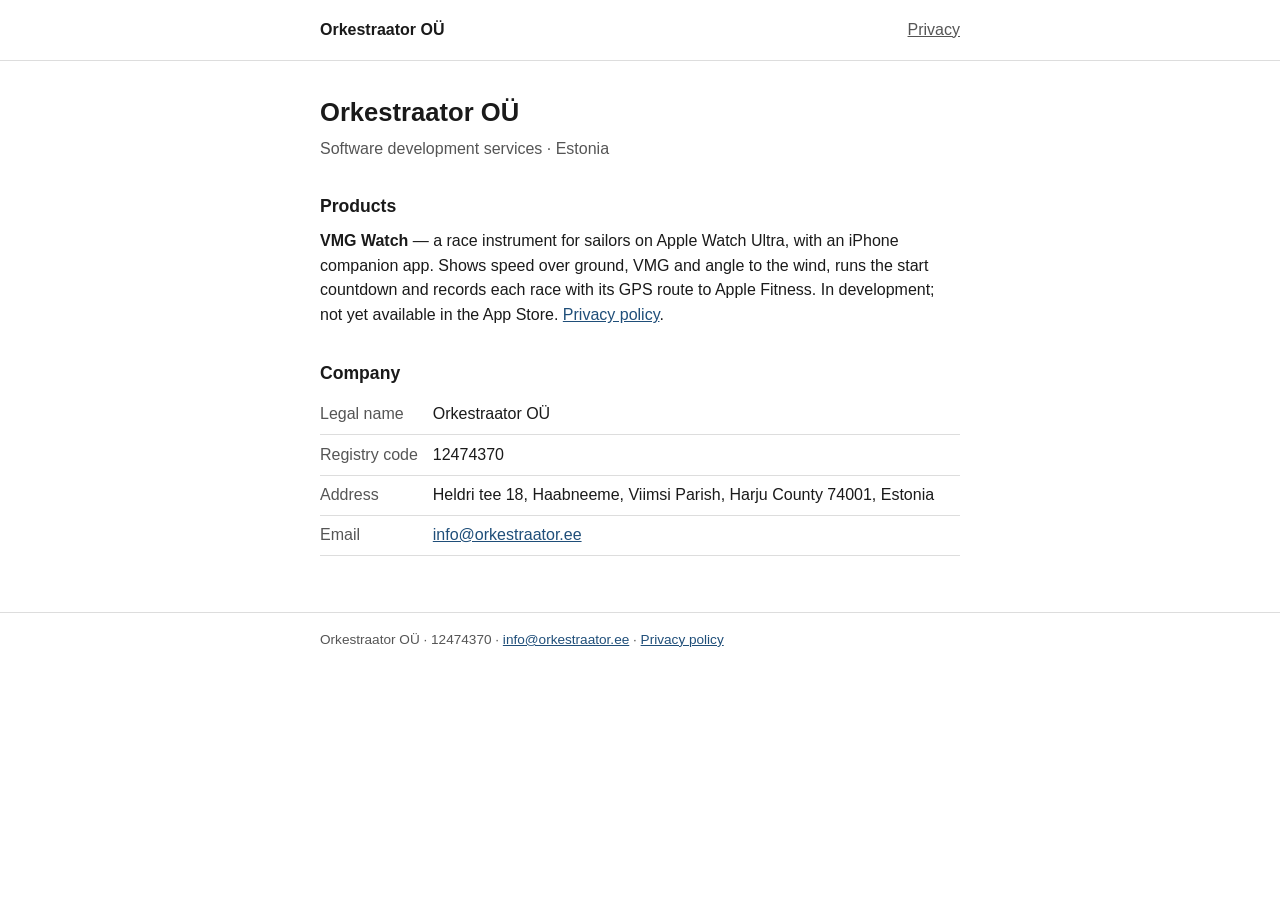
<file: index.html>
<!doctype html>
<html lang="en">
<head>
<meta charset="utf-8">
<meta name="viewport" content="width=device-width, initial-scale=1">
<title>Orkestraator OÜ</title>
<meta name="description" content="Orkestraator OÜ — software development, Estonia. Developer of VMG Watch.">
<link rel="stylesheet" href="/style.css">
</head>
<body>
<header>
  <div class="wrap">
    <a class="name" href="/">Orkestraator OÜ</a>
    <nav><a href="/privacy.html">Privacy</a></nav>
  </div>
</header>

<main>
  <div class="wrap">
    <h1>Orkestraator OÜ</h1>
    <p class="sub">Software development services · Estonia</p>

    <h2>Products</h2>
    <p><strong>VMG Watch</strong> — a race instrument for sailors on Apple Watch Ultra, with an
    iPhone companion app. Shows speed over ground, VMG and angle to the wind, runs the start
    countdown and records each race with its GPS route to Apple Fitness. In development; not yet
    available in the App Store. <a href="/privacy.html">Privacy policy</a>.</p>

    <h2>Company</h2>
    <table>
      <tr><th scope="row">Legal name</th><td>Orkestraator OÜ</td></tr>
      <tr><th scope="row">Registry code</th><td>12474370</td></tr>
      <tr><th scope="row">Address</th><td>Heldri tee 18, Haabneeme, Viimsi Parish, Harju County 74001, Estonia</td></tr>
      <tr><th scope="row">Email</th><td><a href="mailto:info@orkestraator.ee">info@orkestraator.ee</a></td></tr>
    </table>
  </div>
</main>

<footer>
  <div class="wrap">
    <p>Orkestraator OÜ · 12474370 · <a href="mailto:info@orkestraator.ee">info@orkestraator.ee</a> · <a href="/privacy.html">Privacy policy</a></p>
  </div>
</footer>
</body>
</html>
</file>
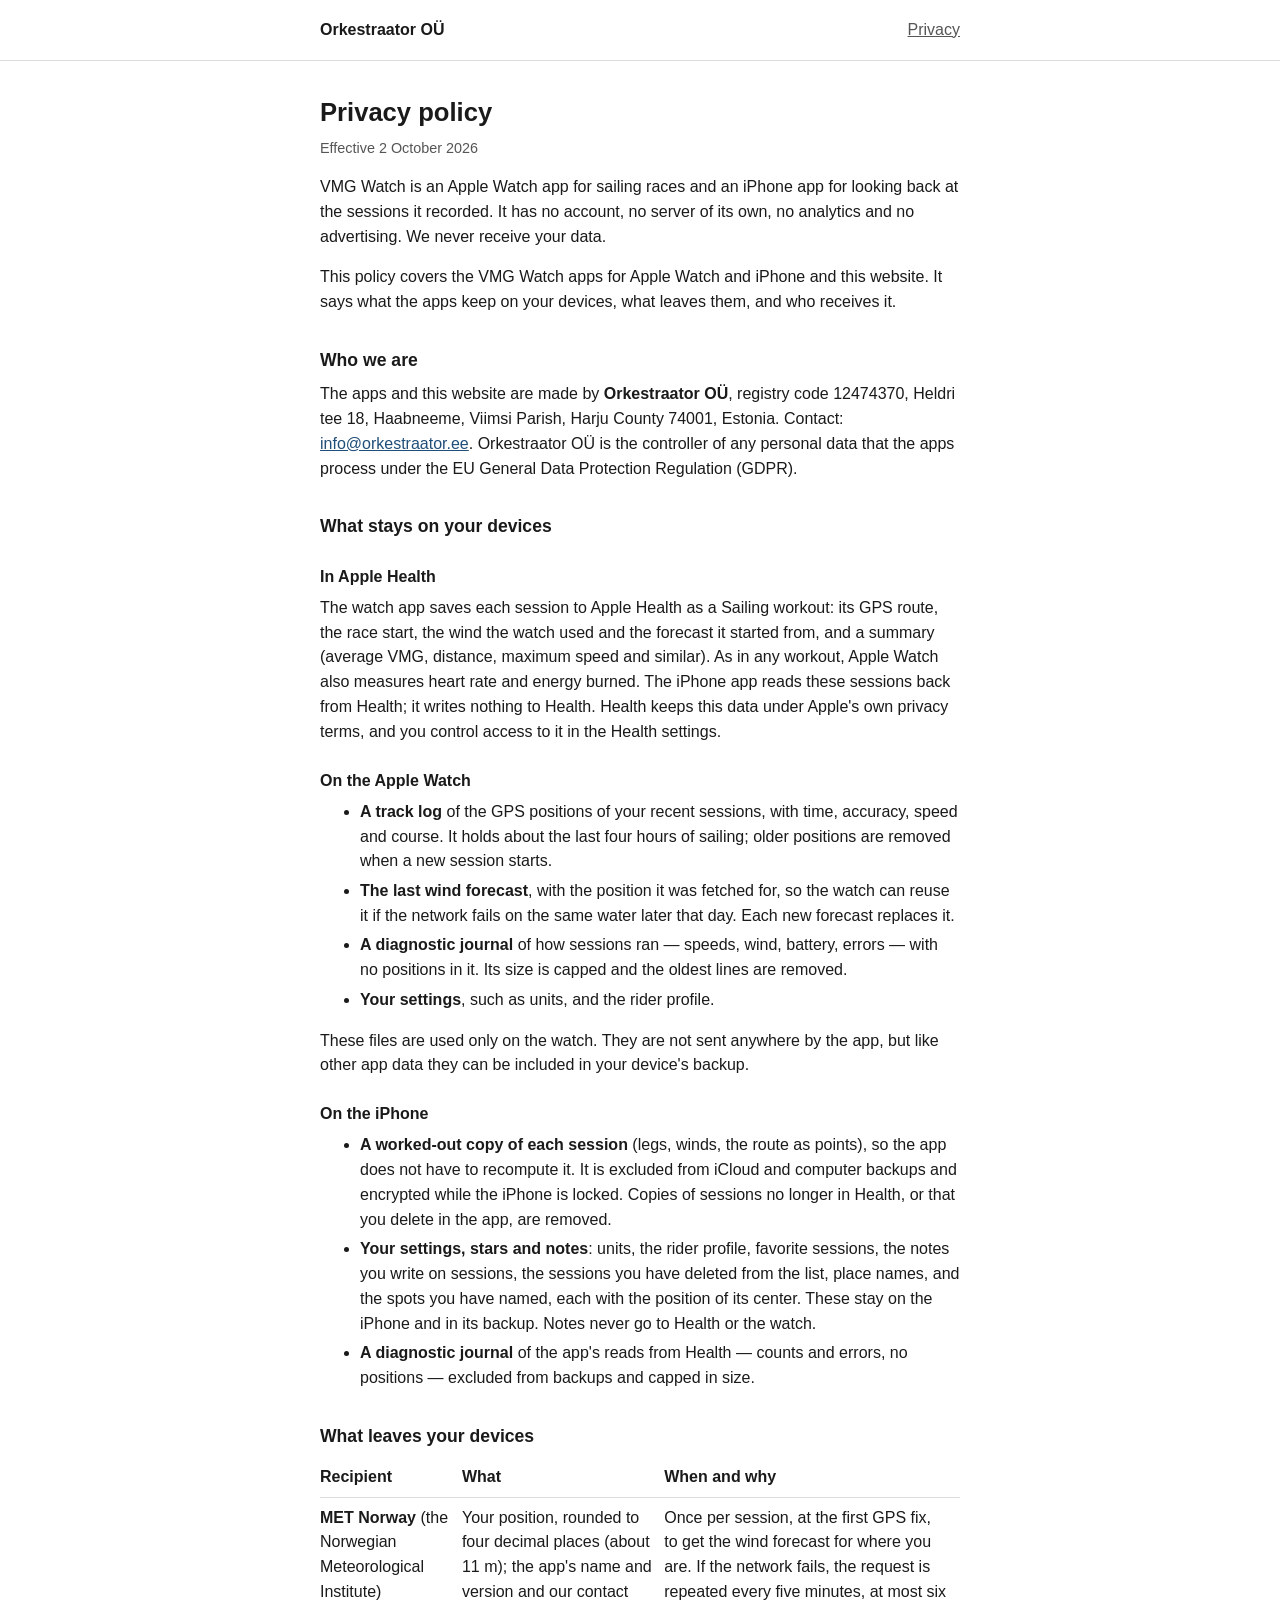
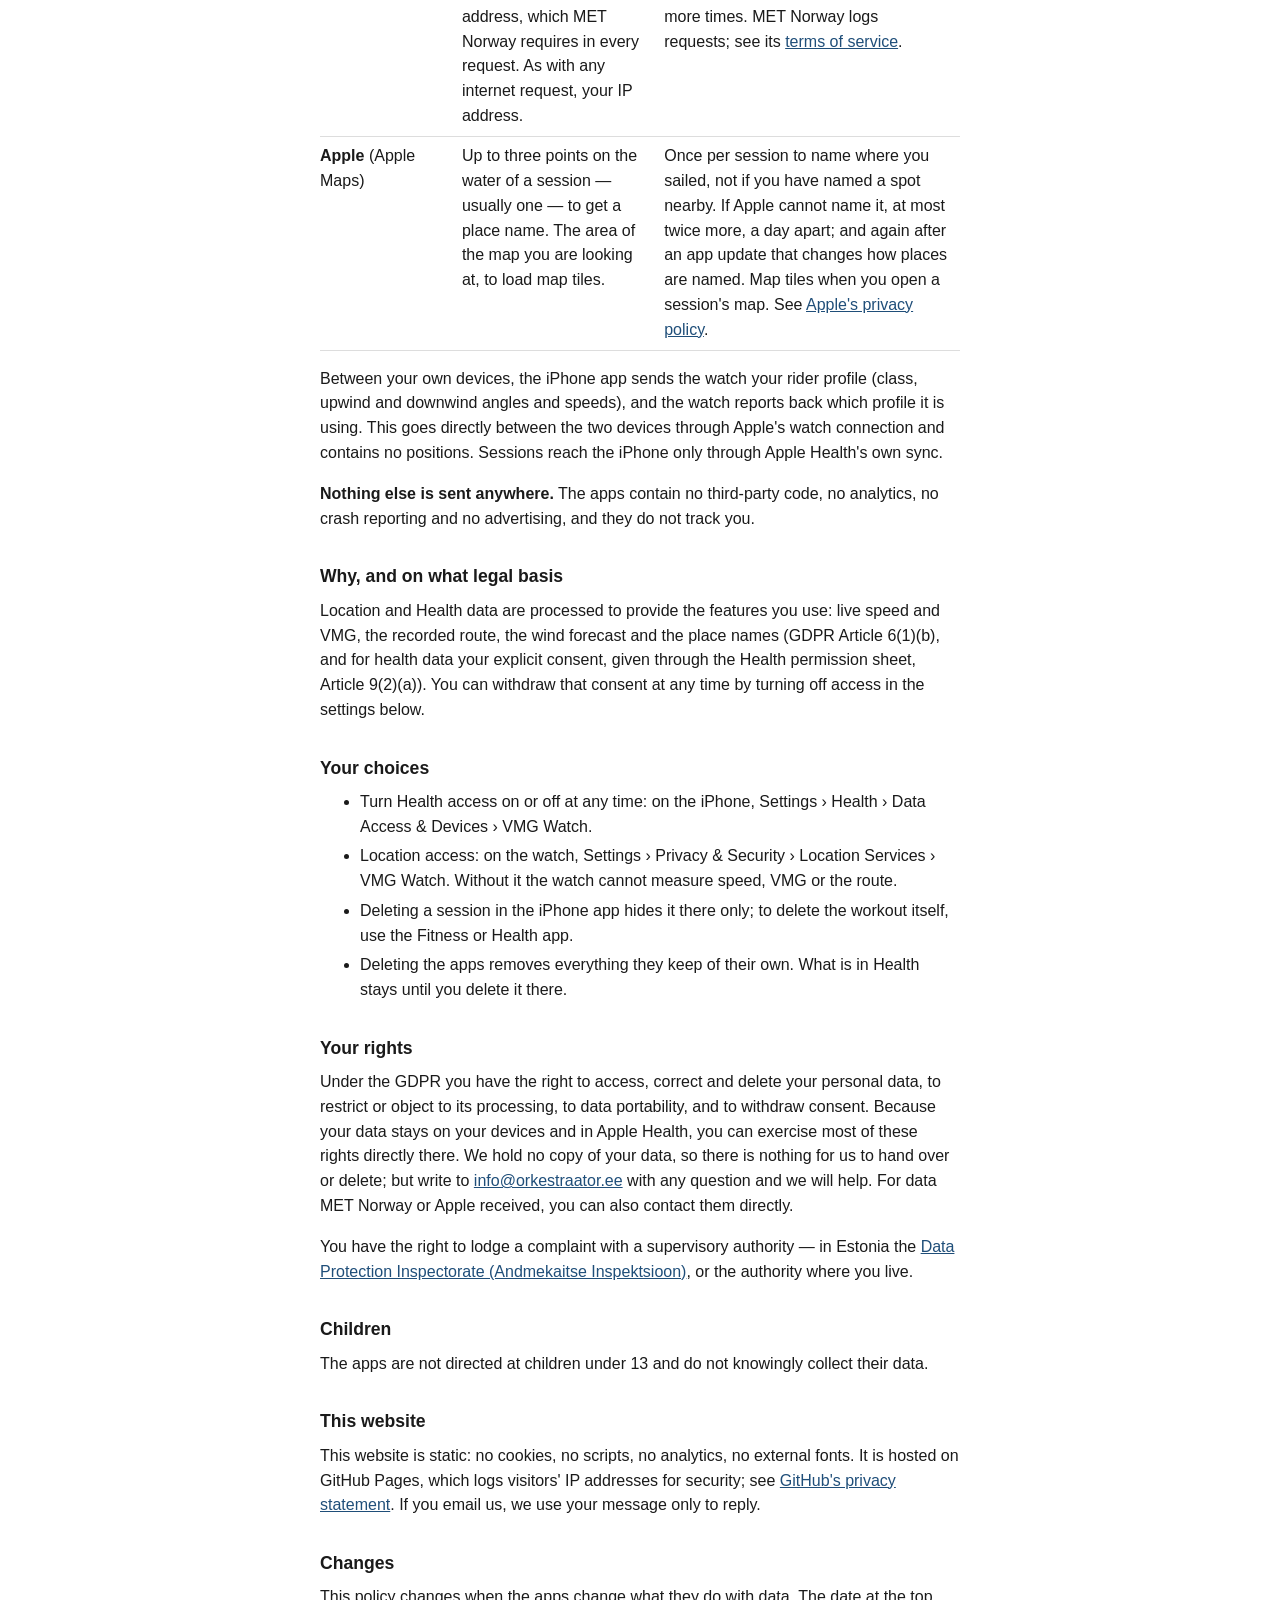
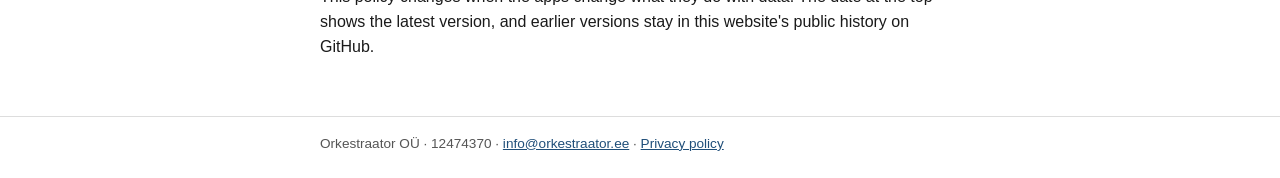
<file: privacy.html>
<!doctype html>
<html lang="en">
<head>
<meta charset="utf-8">
<meta name="viewport" content="width=device-width, initial-scale=1">
<title>Privacy policy — Orkestraator OÜ</title>
<meta name="description" content="Privacy policy of Orkestraator OÜ and its VMG Watch apps for Apple Watch and iPhone: what is kept on your devices, what leaves them, and your rights.">
<link rel="stylesheet" href="/style.css">
</head>
<body>
<header>
  <div class="wrap">
    <a class="name" href="/">Orkestraator OÜ</a>
    <nav><a href="/privacy.html">Privacy</a></nav>
  </div>
</header>

<main>
  <div class="wrap">
    <h1>Privacy policy</h1>
    <p class="small">Effective 2 October 2026</p>

    <p>VMG Watch is an Apple Watch app for sailing races and an iPhone app for
    looking back at the sessions it recorded. It has no account, no server of its own, no
    analytics and no advertising. We never receive your data.</p>

    <p>This policy covers the VMG Watch apps for Apple Watch and iPhone and this website. It
    says what the apps keep on your devices, what leaves them, and who receives it.</p>

    <h2>Who we are</h2>
    <p>The apps and this website are made by <strong>Orkestraator OÜ</strong>, registry code
    12474370, Heldri tee 18, Haabneeme, Viimsi Parish, Harju County 74001, Estonia. Contact:
    <a href="mailto:info@orkestraator.ee">info@orkestraator.ee</a>. Orkestraator OÜ is the
    controller of any personal data that the apps process under the EU General Data Protection
    Regulation (GDPR).</p>

    <h2>What stays on your devices</h2>
    <h3>In Apple Health</h3>
    <p>The watch app saves each session to Apple Health as a Sailing workout: its GPS route, the
    race start, the wind the watch used and the forecast it started from, and a summary (average
    VMG, distance, maximum speed and similar). As in any workout, Apple Watch also measures heart
    rate and energy burned. The iPhone app reads these sessions back from Health; it writes
    nothing to Health. Health keeps this data under Apple's own privacy terms, and you control
    access to it in the Health settings.</p>

    <h3>On the Apple Watch</h3>
    <ul>
      <li><strong>A track log</strong> of the GPS positions of your recent sessions, with time,
      accuracy, speed and course. It holds about the last four hours of sailing; older positions
      are removed when a new session starts.</li>
      <li><strong>The last wind forecast</strong>, with the position it was fetched for, so the
      watch can reuse it if the network fails on the same water later that day. Each new forecast
      replaces it.</li>
      <li><strong>A diagnostic journal</strong> of how sessions ran — speeds, wind, battery,
      errors — with no positions in it. Its size is capped and the oldest lines are removed.</li>
      <li><strong>Your settings</strong>, such as units, and the rider profile.</li>
    </ul>
    <p>These files are used only on the watch. They are not sent anywhere by the app, but like
    other app data they can be included in your device's backup.</p>

    <h3>On the iPhone</h3>
    <ul>
      <li><strong>A worked-out copy of each session</strong> (legs, winds, the route as points),
      so the app does not have to recompute it. It is excluded from iCloud and computer backups
      and encrypted while the iPhone is locked. Copies of sessions no longer in Health, or that
      you delete in the app, are removed.</li>
      <li><strong>Your settings, stars and notes</strong>: units, the rider profile, favorite
      sessions, the notes you write on sessions, the sessions you have deleted from the list,
      place names, and the spots you have named, each with the position of its center. These
      stay on the iPhone and in its backup. Notes never go to Health or the watch.</li>
      <li><strong>A diagnostic journal</strong> of the app's reads from Health — counts and
      errors, no positions — excluded from backups and capped in size.</li>
    </ul>

    <h2>What leaves your devices</h2>
    <div class="table-scroll">
    <table>
      <thead>
        <tr><th scope="col">Recipient</th><th scope="col">What</th><th scope="col">When and why</th></tr>
      </thead>
      <tbody>
        <tr>
          <td><strong>MET Norway</strong> (the Norwegian Meteorological Institute)</td>
          <td>Your position, rounded to four decimal places (about 11 m); the app's name and
          version and our contact address, which MET Norway requires in every request. As with any
          internet request, your IP address.</td>
          <td>Once per session, at the first GPS fix, to get the wind forecast for where you are.
          If the network fails, the request is repeated every five minutes, at most six more times.
          MET Norway logs requests; see its
          <a href="https://docs.api.met.no/doc/TermsOfService">terms of service</a>.</td>
        </tr>
        <tr>
          <td><strong>Apple</strong> (Apple Maps)</td>
          <td>Up to three points on the water of a session — usually one — to get a place name.
          The area of the map you are looking at, to load map tiles.</td>
          <td>Once per session to name where you sailed, not if you have named a spot nearby. If
          Apple cannot name it, at most twice more, a day apart; and again after an app update that
          changes how places are named. Map tiles when you open a session's map.
          See <a href="https://www.apple.com/legal/privacy/">Apple's privacy policy</a>.</td>
        </tr>
      </tbody>
    </table>
    </div>
    <p>Between your own devices, the iPhone app sends the watch your rider profile (class,
    upwind and downwind angles and speeds), and the watch reports back which profile it is using.
    This goes directly between the two devices through Apple's watch connection and contains no
    positions. Sessions reach the iPhone only through Apple Health's own sync.</p>
    <p><strong>Nothing else is sent anywhere.</strong> The apps contain no third-party code, no
    analytics, no crash reporting and no advertising, and they do not track you.</p>

    <h2>Why, and on what legal basis</h2>
    <p>Location and Health data are processed to provide the features you use: live speed and
    VMG, the recorded route, the wind forecast and the place names (GDPR Article 6(1)(b), and for
    health data your explicit consent, given through the Health permission sheet, Article
    9(2)(a)). You can withdraw that consent at any time by turning off access in the settings
    below.</p>

    <h2>Your choices</h2>
    <ul>
      <li>Turn Health access on or off at any time: on the iPhone, Settings › Health › Data
      Access &amp; Devices › VMG Watch.</li>
      <li>Location access: on the watch, Settings › Privacy &amp; Security › Location Services ›
      VMG Watch. Without it the watch cannot measure speed, VMG or the route.</li>
      <li>Deleting a session in the iPhone app hides it there only; to delete the workout itself,
      use the Fitness or Health app.</li>
      <li>Deleting the apps removes everything they keep of their own. What is in Health stays
      until you delete it there.</li>
    </ul>

    <h2>Your rights</h2>
    <p>Under the GDPR you have the right to access, correct and delete your personal data, to
    restrict or object to its processing, to data portability, and to withdraw consent. Because
    your data stays on your devices and in Apple Health, you can exercise most of these rights
    directly there. We hold no copy of your data, so there is nothing for us to hand over or
    delete; but write to <a href="mailto:info@orkestraator.ee">info@orkestraator.ee</a> with any
    question and we will help. For data MET Norway or Apple received, you can also contact them
    directly.</p>
    <p>You have the right to lodge a complaint with a supervisory authority — in Estonia the
    <a href="https://www.aki.ee/en">Data Protection Inspectorate (Andmekaitse Inspektsioon)</a>,
    or the authority where you live.</p>

    <h2>Children</h2>
    <p>The apps are not directed at children under 13 and do not knowingly collect their data.</p>

    <h2>This website</h2>
    <p>This website is static: no cookies, no scripts, no analytics, no external fonts. It is
    hosted on GitHub Pages, which logs visitors' IP addresses for security; see
    <a href="https://docs.github.com/en/site-policy/privacy-policies/github-general-privacy-statement">GitHub's
    privacy statement</a>. If you email us, we use your message only to reply.</p>

    <h2>Changes</h2>
    <p>This policy changes when the apps change what they do with data. The date at the top
    shows the latest version, and earlier versions stay in this website's public history on
    GitHub.</p>
  </div>
</main>

<footer>
  <div class="wrap">
    <p>Orkestraator OÜ · 12474370 · <a href="mailto:info@orkestraator.ee">info@orkestraator.ee</a> · <a href="/privacy.html">Privacy policy</a></p>
  </div>
</footer>
</body>
</html>
</file>
<file: style.css>
:root {
  --bg: #ffffff;
  --text: #1a1a1a;
  --muted: #555555;
  --line: #dddddd;
  --link: #1f4e79;
  color-scheme: light dark;
}

@media (prefers-color-scheme: dark) {
  :root {
    --bg: #161616;
    --text: #e8e8e8;
    --muted: #a8a8a8;
    --line: #333333;
    --link: #8db8e0;
  }
}

body {
  margin: 0;
  background: var(--bg);
  color: var(--text);
  font: 16px/1.55 "Helvetica Neue", Helvetica, Arial, sans-serif;
}

.wrap { max-width: 40rem; margin: 0 auto; padding: 0 1rem; }

a { color: var(--link); }

header { border-bottom: 1px solid var(--line); }
header .wrap { display: flex; justify-content: space-between; align-items: baseline; gap: 1rem; padding-top: 1.1rem; padding-bottom: 1.1rem; }
header .name { font-weight: bold; color: var(--text); text-decoration: none; }
header nav a { margin-left: 1rem; color: var(--muted); }

main { padding: 2rem 0 2.5rem; }

h1 { font-size: 1.6rem; margin: 0 0 0.25rem; }
h2 { font-size: 1.1rem; margin: 2rem 0 0.5rem; }
h3 { font-size: 1rem; margin: 1.5rem 0 0.4rem; }
p, ul, table { margin: 0 0 1rem; }
li { margin-bottom: 0.3rem; }

.sub, .small { color: var(--muted); }
.small { font-size: 0.9rem; }

table { border-collapse: collapse; width: 100%; }
th, td { text-align: left; vertical-align: top; padding: 0.45rem 0.75rem 0.45rem 0; border-bottom: 1px solid var(--line); }
th { font-weight: normal; color: var(--muted); white-space: nowrap; }
thead th { font-weight: bold; color: var(--text); }
.table-scroll { overflow-x: auto; }

footer { border-top: 1px solid var(--line); font-size: 0.85rem; color: var(--muted); }
footer .wrap { padding-top: 1rem; padding-bottom: 1.5rem; }
footer p { margin: 0; }
</file>
